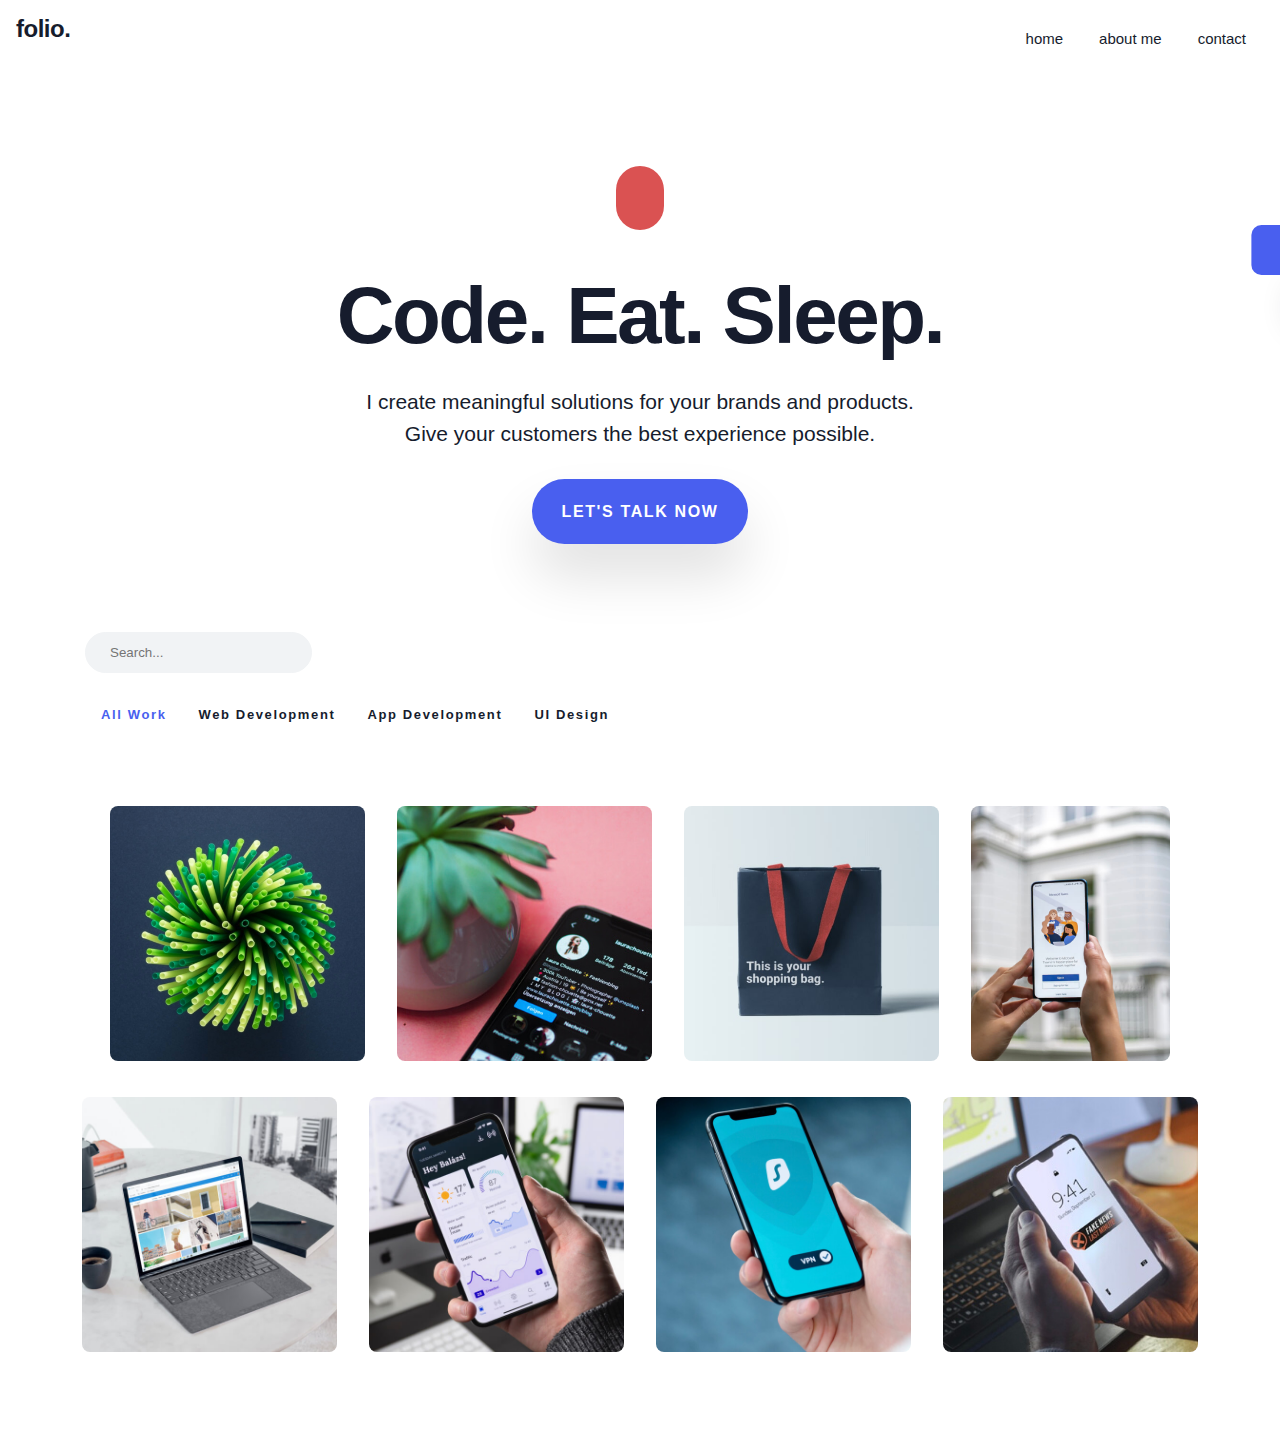
<file: index.html>
<!-- 10/15/2023 -->
<!DOCTYPE html>
<html lang="en">
  <head>
    <meta charset="UTF-8" />
    <meta name="viewport" content="width=device-width, initial-scale=1.0" />
    <link
      rel="stylesheet"
      href="https://cdnjs.cloudflare.com/ajax/libs/font-awesome/6.4.2/css/all.min.css"
      integrity="sha512-z3gLpd7yknf1YoNbCzqRKc4qyor8gaKU1qmn+CShxbuBusANI9QpRohGBreCFkKxLhei6S9CQXFEbbKuqLg0DA=="
      crossorigin="anonymous"
      referrerpolicy="no-referrer"
    />
    <link rel="stylesheet" href="./css/theme.css" />
    <link rel="stylesheet" href="./css/base.css" />
    <link rel="stylesheet" href="./css/styles.css" />
    <link rel="stylesheet" href="./css/pages.css" />
    <title>folio</title>
  </head>
  <body>
    <div class="theme-panel">
      <div class="theme-body">
        <span>Change Theme</span>
        <div class="btn-group">
          <button data-toggle="light" class="switcher-btn active">Light</button>
          <button data-toggle="dark" class="switcher-btn">Dark</button>
        </div>
        <button class="theme-tab">
          <i class="fas fa-chevron-left"></i>
        </button>
      </div>
    </div>

    <!-- site wrapper -->
    <main class="site-wrapper">
      <header class="site-header">
        <nav class="navbar">
          <div class="brand-logo">
            <a href="/"><h2>folio.</h2></a>
          </div>
          <div class="navbar-nav">
            <ul class="ul-defaults-none main-menu">
              <li class="nav-item">Home</li>
              <li class="nav-item" data-open="about">About Me</li>
              <li class="nav-item" data-open="contact">Contact</li>
            </ul>
          </div>
        </nav>
      </header>

      <!-- Hero Section HTML-->
      <section class="hero-bg">
        <div class="container">
          <div class="hero-content">
            <div class="code-icon">
              <i class="fas fa-code"></i>
            </div>
            <h2 class="header-lg">Code. Eat. Sleep.</h2>
            <div class="sub-header">
              I create meaningful solutions for your brands and products.
              <br />
              Give your customers the best experience possible.
            </div>
            <div class="btn btn-primary round-pill">
              <a href="#" data-open="contact">Let's talk now</a>
            </div>
          </div>
        </div>
      </section>

      <section class="porfolio-section">
        <div class="container search-container">
          <label for="search">
            <input
              autocomplete="off"
              id="search"
              type="text"
              class="search-input"
              placeholder="Search..."
            />
            <i class="fas fa-search"></i>
          </label>
          <ul class="portfolio-filter-nav ul-defaults-none">
            <li data-filter="all" class="filter-link active">All Work</li>
            <li data-filter="web" class="filter-link">Web Development</li>
            <li data-filter="app" class="filter-link">App Development</li>
            <li data-filter="ui" class="filter-link">UI Design</li>
          </ul>
        </div>

        <div class="portfolio-grid">
          <!-- replacing with javascript, but keeping former html in notes.txt -->
          <!-- border radius will go on this class outtermost container -->
          <div class="portfolio-card" data-item="web" data-open="web-1">
            <!--content for the body  -->
            <div class="card-body">
              <img
                src="./assets/images/week 8 image assets/portfolio-1.jpg"
                alt="portfolio icon"
              />
              <div class="card-popup-box">
                <div>Web Development</div>
                <h3>Food Website</h3>
              </div>
            </div>
          </div>
          <!-- border radius will go on this class outtermost container -->
          <div class="portfolio-card" data-item="web" data-open="web-2">
            <!--content for the body  -->
            <div class="card-body">
              <img
                src="./assets/images/week 8 image assets/portfolio-2.jpg"
                alt="portfolio icon"
              />
              <div class="card-popup-box">
                <div>Web Development</div>
                <h3>Skate Website</h3>
              </div>
            </div>
          </div>
          <!-- border radius will go on this class outtermost container -->
          <div class="portfolio-card" data-item="web" data-open="web-3">
            <!--content for the body  -->
            <div class="card-body">
              <img
                src="./assets/images/week 8 image assets/portfolio-3.jpg"
                alt="portfolio icon"
              />
              <div class="card-popup-box">
                <div>Web Development</div>
                <h3>Eating Website</h3>
              </div>
            </div>
          </div>
          <!-- border radius will go on this class outtermost container -->
          <div class="portfolio-card" data-item="ui" data-open="ui-1">
            <!--content for the body  -->
            <div class="card-body">
              <img
                src="./assets/images/week 8 image assets/portfolio-4.jpg"
                alt="portfolio icon"
              />
              <div class="card-popup-box">
                <div>UI Design</div>
                <h3>Cool Design</h3>
              </div>
            </div>
          </div>
          <!-- border radius will go on this class outtermost container -->
          <div class="portfolio-card" data-item="app" data-open="app-1">
            <!--content for the body  -->
            <div class="card-body">
              <img
                src="./assets/images/week 8 image assets/portfolio-5.jpg"
                alt="portfolio icon"
              />
              <div class="card-popup-box">
                <div>App Development</div>
                <h3>Game App</h3>
              </div>
            </div>
          </div>
          <div class="portfolio-card" data-item="app" data-open="app-2">
            <!--content for the body  -->
            <div class="card-body">
              <img
                src="./assets/images/week 8 image assets/portfolio-6.jpg"
                alt="portfolio icon"
              />
              <div class="card-popup-box">
                <div>App Development</div>
                <h3>Gambling App</h3>
              </div>
            </div>
          </div>
          <div class="portfolio-card" data-item="app" data-open="app-3">
            <!--content for the body  -->
            <div class="card-body">
              <img
                src="./assets/images/week 8 image assets/portfolio-7.jpg"
                alt="portfolio icon"
              />
              <div class="card-popup-box">
                <div>App Development</div>
                <h3>Money App</h3>
              </div>
            </div>
          </div>
          <div class="portfolio-card" data-item="ui" data-open="ui-2">
            <!--content for the body  -->
            <div class="card-body">
              <img
                src="./assets/images/week 8 image assets/portfolio-8.jpg"
                alt="portfolio icon"
              />
              <div class="card-popup-box">
                <div>UI Design</div>
                <h3>Fantastic Design</h3>
              </div>
            </div>
          </div>
        </div>
      </section>

      <!-- Modals -->
      <!-- wrapper for a our full screen modal -->
      <!-- About Page Modal -->
      <div
        id="about"
        class="full-site-modal page-block"
        data-animation="zoomInOut"
      >
        <div class="container-fluid">
          <header class="modal-header">
            <h3>ABOUT PAGE</h3>
            <i class="fas fa-times" data-close></i>
          </header>
          <div class="modal-body">
            <div class="img-wrapper">
              <img
                src="./assets/images/week 8 image assets/toya.jpeg"
                alt="picture of LaToya Simon"
              />
            </div>
            <h2>LaToya Simon</h2>
            <p>text 1</p>
            <p>text 2</p>
            <div>
              <div>Email Me:</div>
              <a href="mailto:1stforgottentoy@gmail.com"
                >1stforgottentoy@gmail.com</a
              >
            </div>
          </div>
        </div>
      </div>

      <!-- Contact Page Modal -->
      <div
        id="contact"
        class="full-site-modal page-block"
        data-animation="zoomInOut"
      >
        <div class="container-fluid">
          <header class="modal-header">
            <h3>Contact PAGE</h3>
            <i class="fas fa-times" data-close></i>
          </header>
          <div class="modal-body">
            <div class="img-wrapper">
              <img
                src="./assets/images/week 8 image assets/toya.jpeg"
                alt="picture of LaToya Simon"
              />
            </div>
            <h2>LaToya Simon</h2>
            <p>text 1</p>
            <p>text 2</p>
            <div>
              <div>Email Me:</div>
              <a href="mailto:1stforgottentoy@gmail.com"
                >1stforgottentoy@gmail.com</a
              >
            </div>
          </div>
        </div>
      </div>

      <!-- putting html for popup modals in notes while working on Exercise Exercise: Creating dynamic Modals from data-->
      <!-- Popup Modals -->
      <!-- master wrapper for the modal 1-->
      <div id="web-1" class="modal" data-animation="slideInOutTop">
        <!-- <div class="modal-dialog">
          <header class="modal-header">
            <h3>Web Project 1</h3>
            <i class="fas fa-times" data-close></i>
          </header>
          <div class="modal-body">
            <div class="img-wrapper">
              <img
                src="./assets/images/week 8 image assets/portfolio-1.jpg"
                alt="portfolio image"
              />
            </div>
            <div class="text-wrapper">
              <p><strong>My first awesome website</strong></p>
              <p>
                Lorem ipsum dolor sit amet consectetur adipisicing elit. Maxime
                fugiat iusto optio, eaque rerum!
              </p>
              <p>
                Provident similique accusantium nemo autem. Veritatis obcaecati
                aliquam nihil, eveniet aliquid culpa officia aut!
              </p>
            </div>
          </div>
        </div> -->
      </div>
    </main>

    <script src="javaScript/main.js"></script>
  </body>
</html>
</file>
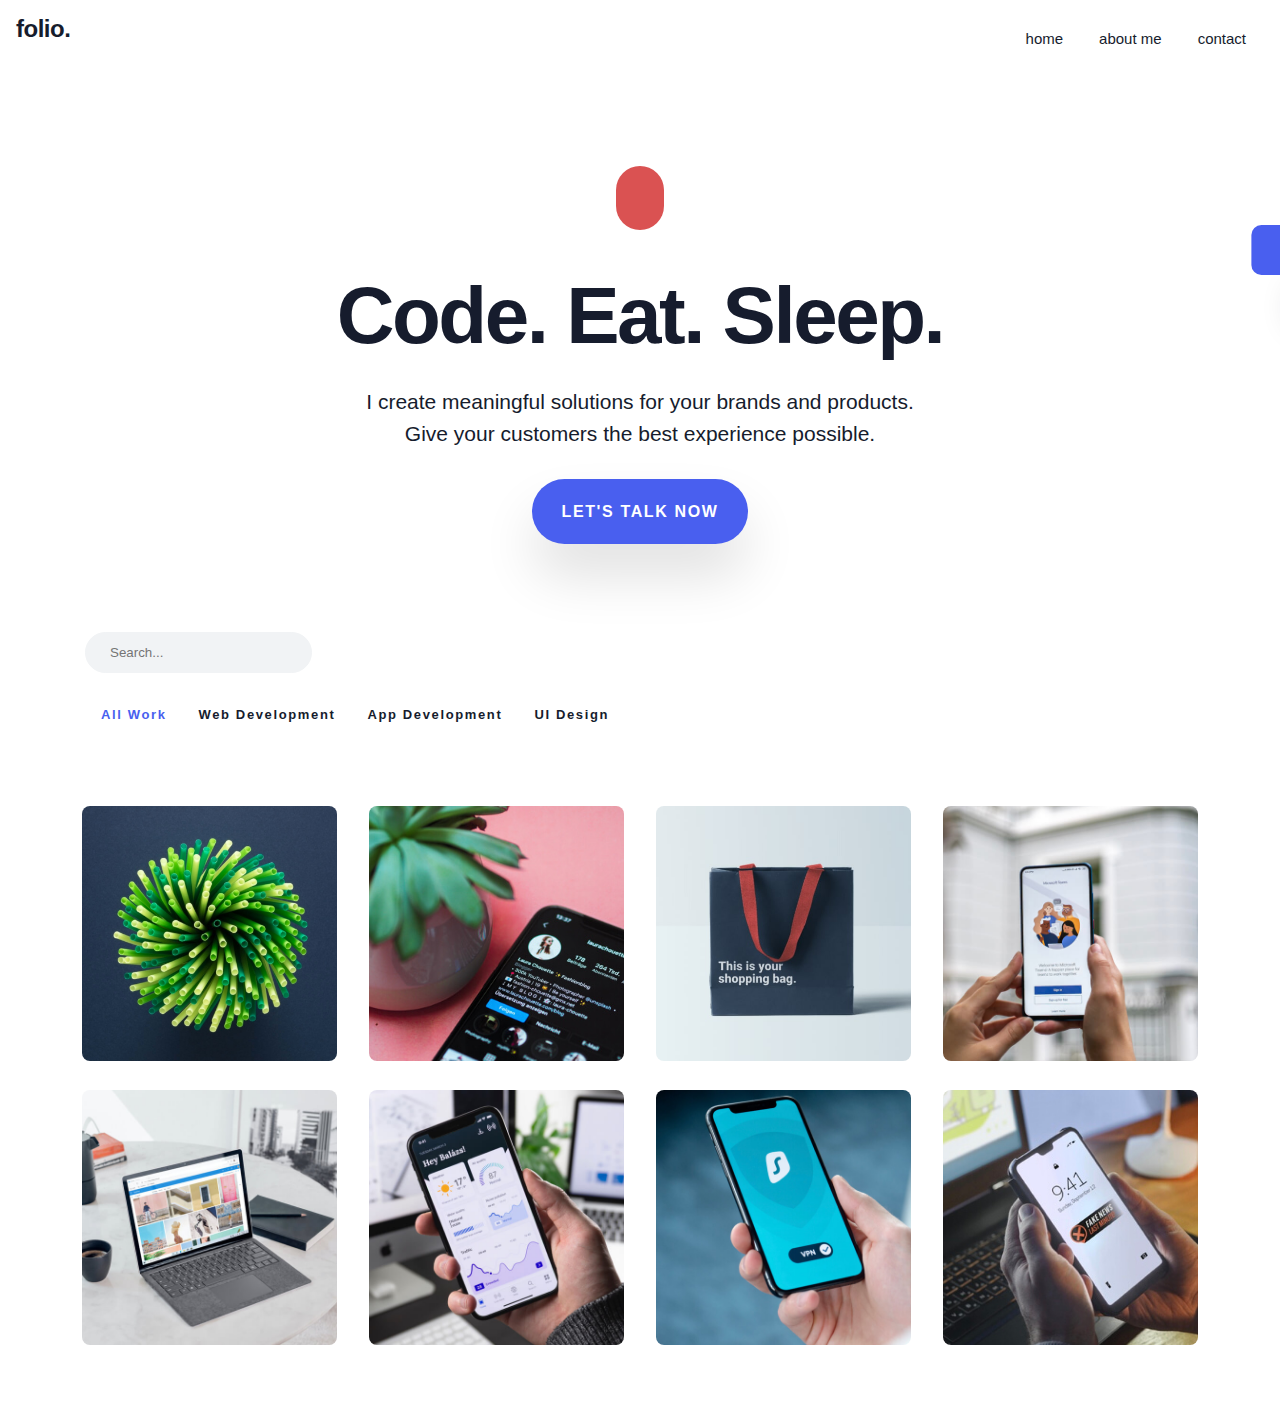
<file: index2.html>
<!-- 10/15/2023 -->
<!-- 10/25/2023, this copy will be used for the javascript exercises that use js data to  make html -->
<!DOCTYPE html>
<html lang="en">
  <head>
    <meta charset="UTF-8" />
    <meta name="viewport" content="width=device-width, initial-scale=1.0" />
    <script src="javaScript/makemodal.js"></script>
    <link
      rel="stylesheet"
      href="https://cdnjs.cloudflare.com/ajax/libs/font-awesome/6.4.2/css/all.min.css"
      integrity="sha512-z3gLpd7yknf1YoNbCzqRKc4qyor8gaKU1qmn+CShxbuBusANI9QpRohGBreCFkKxLhei6S9CQXFEbbKuqLg0DA=="
      crossorigin="anonymous"
      referrerpolicy="no-referrer"
    />
    <link rel="stylesheet" href="./css/theme.css" />
    <link rel="stylesheet" href="./css/base.css" />
    <link rel="stylesheet" href="./css/styles2.css" />
    <link rel="stylesheet" href="./css/pages.css" />
    <title>folio</title>
  </head>
  <body>
    <div class="theme-panel">
      <div class="theme-body">
        <span>Change Theme</span>
        <div class="btn-group">
          <button data-toggle="light" class="switcher-btn active">Light</button>
          <button data-toggle="dark" class="switcher-btn">Dark</button>
        </div>
        <button class="theme-tab">
          <i class="fas fa-chevron-left"></i>
        </button>
      </div>
    </div>

    <!-- site wrapper -->
    <main class="site-wrapper">
      <header class="site-header">
        <nav class="navbar">
          <div class="brand-logo">
            <a href="/"><h2>folio.</h2></a>
          </div>
          <div class="navbar-nav">
            <ul class="ul-defaults-none main-menu">
              <li class="nav-item">Home</li>
              <li class="nav-item" data-open="about">About Me</li>
              <li class="nav-item" data-open="contact">Contact</li>
            </ul>
          </div>
        </nav>
      </header>

      <!-- Hero Section HTML-->
      <section class="hero-bg">
        <div class="container">
          <div class="hero-content">
            <div class="code-icon">
              <i class="fas fa-code"></i>
            </div>
            <h2 class="header-lg">Code. Eat. Sleep.</h2>
            <div class="sub-header">
              I create meaningful solutions for your brands and products.
              <br />
              Give your customers the best experience possible.
            </div>
            <div class="btn btn-primary round-pill">
              <a href="#" data-open="contact">Let's talk now</a>
            </div>
          </div>
        </div>
      </section>

      <section class="porfolio-section">
        <div class="container search-container">
          <label for="search">
            <input
              autocomplete="off"
              id="search"
              type="text"
              class="search-input"
              placeholder="Search..."
            />
            <i class="fas fa-search"></i>
          </label>
          <ul class="portfolio-filter-nav ul-defaults-none">
            <li data-filter="all" class="filter-link active">All Work</li>
            <li data-filter="web" class="filter-link">Web Development</li>
            <li data-filter="app" class="filter-link">App Development</li>
            <li data-filter="ui" class="filter-link">UI Design</li>
          </ul>
        </div>

        <div class="portfolio-grid">
          <!-- replacing with javascript, but keeping former html in notes.txt -->
        </div>
      </section>

      <!-- Modals -->
      <!-- wrapper for a our full screen modal -->
      <!-- About Page Modal -->
      <div
        id="about"
        class="full-site-modal page-block"
        data-animation="zoomInOut"
      >
        <div class="container-fluid">
          <header class="modal-header">
            <h3>ABOUT PAGE</h3>
            <i class="fas fa-times" data-close></i>
          </header>
          <div class="modal-body">
            <div class="img-wrapper">
              <img
                src="./assets/images/week 8 image assets/toya.jpeg"
                alt="picture of LaToya Simon"
              />
            </div>
            <h2>LaToya Simon</h2>
            <p>text 1</p>
            <p>text 2</p>
            <div>
              <div>Email Me:</div>
              <a href="mailto:1stforgottentoy@gmail.com"
                >1stforgottentoy@gmail.com</a
              >
            </div>
          </div>
        </div>
      </div>

      <!-- Contact Page Modal -->
      <div
        id="contact"
        class="full-site-modal page-block"
        data-animation="zoomInOut"
      >
        <div class="container-fluid">
          <header class="modal-header">
            <h3>Contact PAGE</h3>
            <i class="fas fa-times" data-close></i>
          </header>
          <div class="modal-body">
            <div class="img-wrapper">
              <img
                src="./assets/images/week 8 image assets/toya.jpeg"
                alt="picture of LaToya Simon"
              />
            </div>
            <h2>LaToya Simon</h2>
            <p>text 1</p>
            <p>text 2</p>
            <div>
              <div>Email Me:</div>
              <a href="mailto:1stforgottentoy@gmail.com"
                >1stforgottentoy@gmail.com</a
              >
            </div>
          </div>
        </div>
      </div>

      <!-- putting html for popup modals in notes while working on Exercise Exercise: Creating dynamic Modals from data-->
      <!-- Popup Modals -->
      <!-- master wrapper for the modal 1-->
      <div id="modal-container" class="modal" data-animation="slideInOutTop">
        <!-- Modal content goes here -->
      </div>
    </main>

    <script src="javaScript/main2.js"></script>
  </body>
</html>
</file>
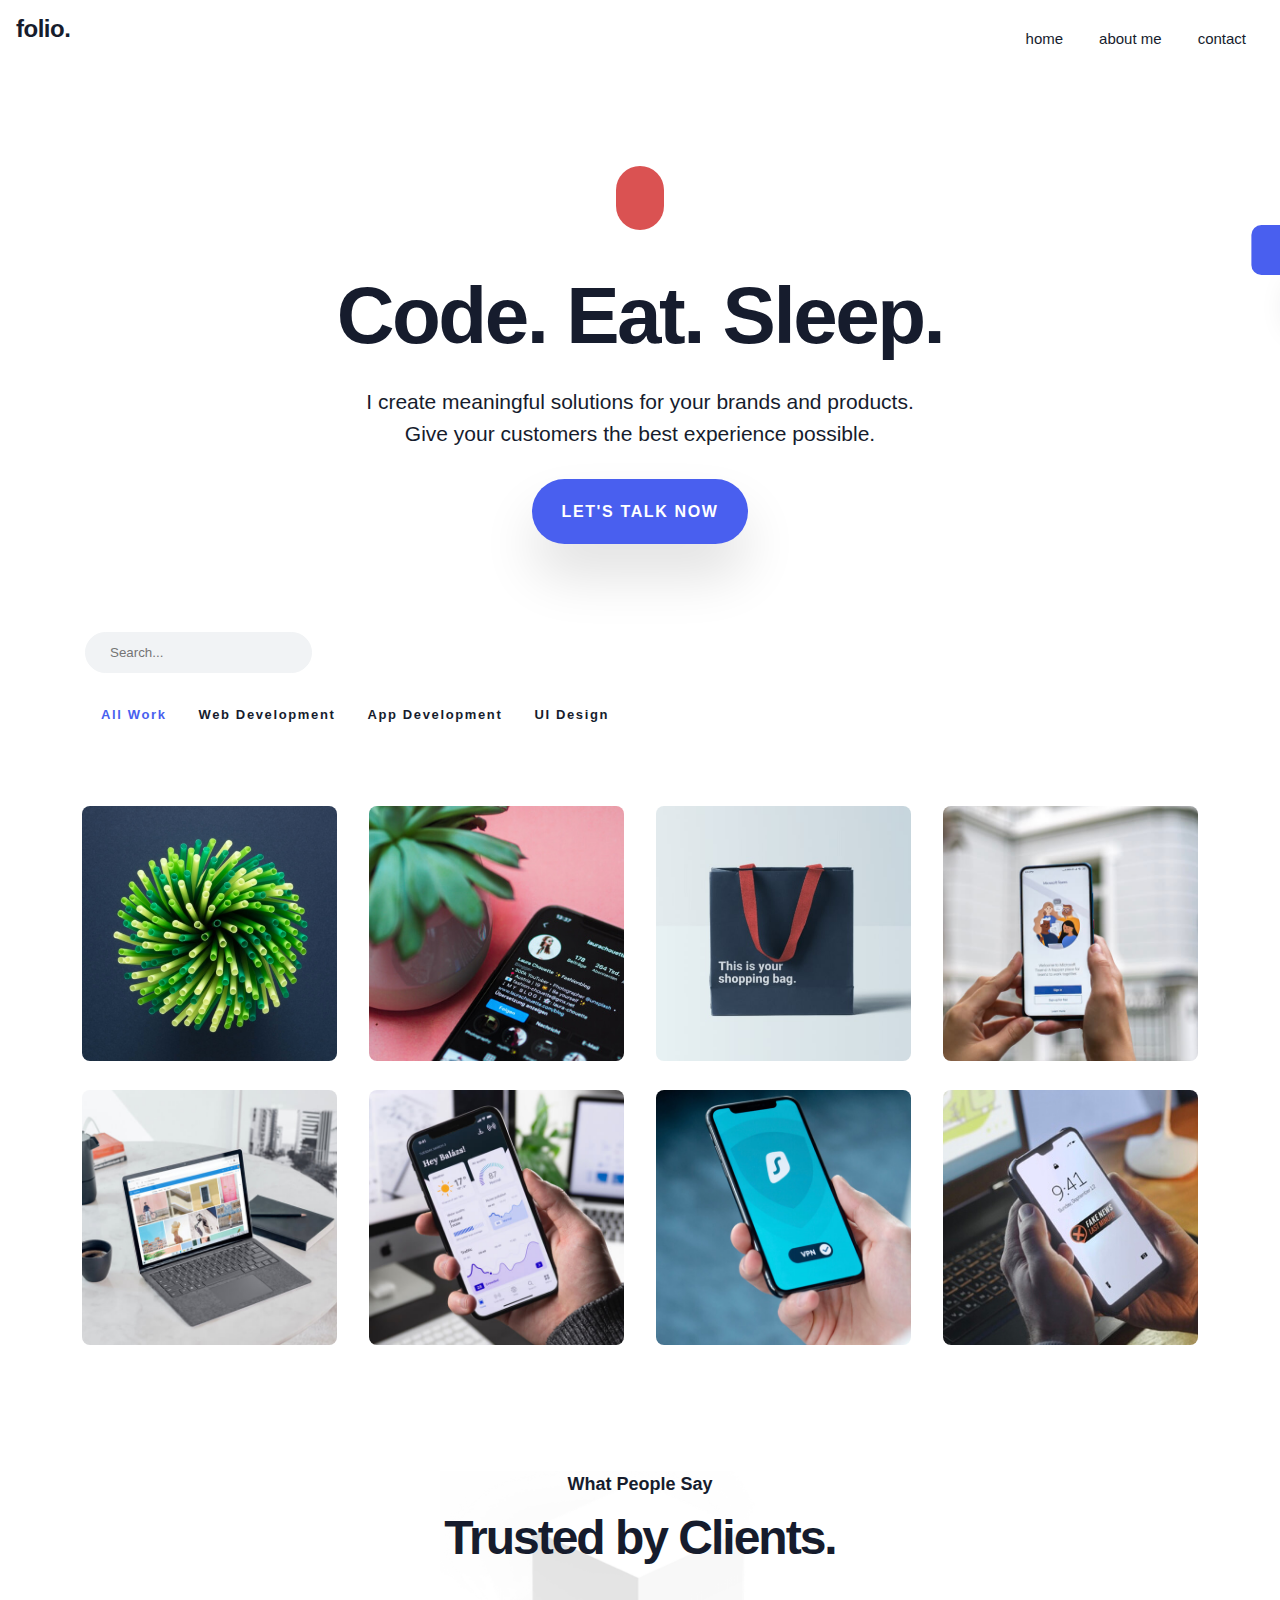
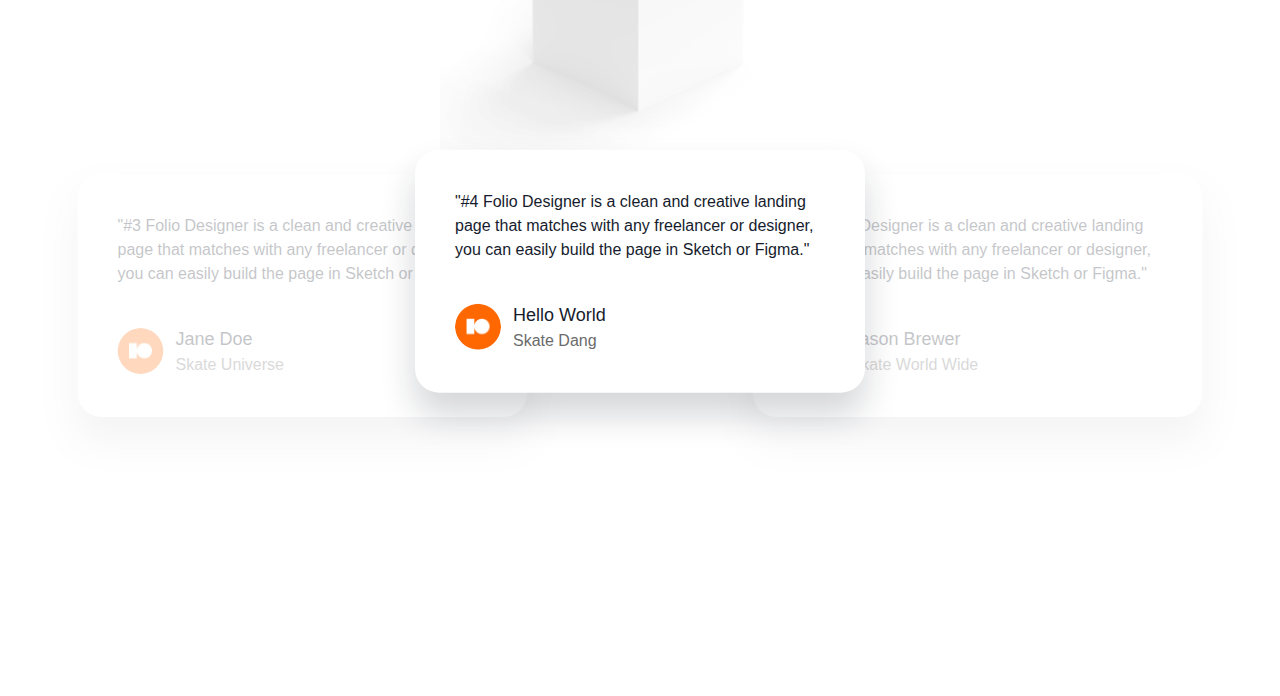
<file: index3.html>
<!-- i think i found the mistake from the previous commit -->
<!-- html code not using the javascript functions, meaning it will follow along with the class lesson videos, and the other will be used for class exercises -->
<!-- 10/15/2023 -->
<!DOCTYPE html>
<html lang="en">
  <head>
    <meta charset="UTF-8" />
    <meta name="viewport" content="width=device-width, initial-scale=1.0" />
    <link
      rel="stylesheet"
      href="https://cdnjs.cloudflare.com/ajax/libs/font-awesome/6.4.2/css/all.min.css"
      integrity="sha512-z3gLpd7yknf1YoNbCzqRKc4qyor8gaKU1qmn+CShxbuBusANI9QpRohGBreCFkKxLhei6S9CQXFEbbKuqLg0DA=="
      crossorigin="anonymous"
      referrerpolicy="no-referrer"
    />
    <link rel="stylesheet" href="./css/theme.css" />
    <link rel="stylesheet" href="./css/base.css" />
    <link rel="stylesheet" href="./css/styles3.css" />
    <link rel="stylesheet" href="./css/pages.css" />
    <title>folio</title>
  </head>
  <body>
    <div class="theme-panel">
      <div class="theme-body">
        <span>Change Theme</span>
        <div class="btn-group">
          <button data-toggle="light" class="switcher-btn active">Light</button>
          <button data-toggle="dark" class="switcher-btn">Dark</button>
        </div>
        <button class="theme-tab">
          <i class="fas fa-chevron-left"></i>
        </button>
      </div>
    </div>
    <!-- site wrapper -->
    <main class="site-wrapper">
      <header class="site-header">
        <nav class="navbar">
          <div class="brand-logo">
            <a href="/"><h2>folio.</h2></a>
          </div>
          <div class="navbar-nav">
            <ul class="ul-defaults-none main-menu">
              <li class="nav-item">Home</li>
              <li class="nav-item" data-open="about">About Me</li>
              <li class="nav-item" data-open="contact">Contact</li>
            </ul>
          </div>
        </nav>
      </header>
      <!-- Hero Section HTML-->
      <section class="hero-bg">
        <div class="container">
          <div class="hero-content">
            <div class="code-icon">
              <i class="fas fa-code"></i>
            </div>
            <h2 class="header-lg">Code. Eat. Sleep.</h2>
            <div class="sub-header">
              I create meaningful solutions for your brands and products.
              <br />
              Give your customers the best experience possible.
            </div>
            <div class="btn btn-primary round-pill">
              <a href="#" data-open="contact">Let's talk now</a>
            </div>
          </div>
        </div>
      </section>
      <section class="porfolio-section">
        <div class="container search-container">
          <label for="search">
            <input
              autocomplete="off"
              id="search"
              type="text"
              class="search-input"
              placeholder="Search..."
            />
            <i class="fas fa-search"></i>
          </label>
          <ul class="portfolio-filter-nav ul-defaults-none">
            <li data-filter="all" class="filter-link active">All Work</li>
            <li data-filter="web" class="filter-link">Web Development</li>
            <li data-filter="app" class="filter-link">App Development</li>
            <li data-filter="ui" class="filter-link">UI Design</li>
          </ul>
        </div>

        <div class="portfolio-grid">
          <!-- replacing with javascript, but keeping former html in notes.txt -->
          <!-- border radius will go on this class outtermost container -->
          <div class="portfolio-card" data-item="web" data-open="web-1">
            <!--content for the body  -->
            <div class="card-body">
              <img
                src="./assets/images/week 8 image assets/portfolio-1.jpg"
                alt="portfolio icon"
              />
              <div class="card-popup-box">
                <div>Web Development</div>
                <h3>Food Website</h3>
              </div>
            </div>
          </div>
          <!-- border radius will go on this class outtermost container -->
          <div class="portfolio-card" data-item="web" data-open="web-2">
            <!--content for the body  -->
            <div class="card-body">
              <img
                src="./assets/images/week 8 image assets/portfolio-2.jpg"
                alt="portfolio icon"
              />
              <div class="card-popup-box">
                <div>Web Development</div>
                <h3>Skate Website</h3>
              </div>
            </div>
          </div>
          <!-- border radius will go on this class outtermost container -->
          <div class="portfolio-card" data-item="web" data-open="web-3">
            <!--content for the body  -->
            <div class="card-body">
              <img
                src="./assets/images/week 8 image assets/portfolio-3.jpg"
                alt="portfolio icon"
              />
              <div class="card-popup-box">
                <div>Web Development</div>
                <h3>Eating Website</h3>
              </div>
            </div>
          </div>
          <!-- border radius will go on this class outtermost container -->
          <div class="portfolio-card" data-item="ui" data-open="ui-1">
            <!--content for the body  -->
            <div class="card-body">
              <img
                src="./assets/images/week 8 image assets/portfolio-4.jpg"
                alt="portfolio icon"
              />
              <div class="card-popup-box">
                <div>UI Design</div>
                <h3>Cool Design</h3>
              </div>
            </div>
          </div>
          <!-- border radius will go on this class outtermost container -->
          <div class="portfolio-card" data-item="app" data-open="app-1">
            <!--content for the body  -->
            <div class="card-body">
              <img
                src="./assets/images/week 8 image assets/portfolio-5.jpg"
                alt="portfolio icon"
              />
              <div class="card-popup-box">
                <div>App Development</div>
                <h3>Game App</h3>
              </div>
            </div>
          </div>
          <div class="portfolio-card" data-item="app" data-open="app-2">
            <!--content for the body  -->
            <div class="card-body">
              <img
                src="./assets/images/week 8 image assets/portfolio-6.jpg"
                alt="portfolio icon"
              />
              <div class="card-popup-box">
                <div>App Development</div>
                <h3>Gambling App</h3>
              </div>
            </div>
          </div>
          <div class="portfolio-card" data-item="app" data-open="app-3">
            <!--content for the body  -->
            <div class="card-body">
              <img
                src="./assets/images/week 8 image assets/portfolio-7.jpg"
                alt="portfolio icon"
              />
              <div class="card-popup-box">
                <div>App Development</div>
                <h3>Money App</h3>
              </div>
            </div>
          </div>
          <div class="portfolio-card" data-item="ui" data-open="ui-2">
            <!--content for the body  -->
            <div class="card-body">
              <img
                src="./assets/images/week 8 image assets/portfolio-8.jpg"
                alt="portfolio icon"
              />
              <div class="card-popup-box">
                <div>UI Design</div>
                <h3>Fantastic Design</h3>
              </div>
            </div>
          </div>
        </div>
      </section>

      <!-- Reviews -->
      <section class="reviews">
        <div class="review-title">What People Say</div>
        <h2 class="header-md">Trusted by Clients.</h2>
        <!-- adding a wrapper for the image -->
        <div class="review-preview">
          <img src="./assets/images/week 8 image assets/cube.png" alt="cube" />
        </div>

        <div class="review-carousel">
          <!-- review item 1 -->
          <div class="review-item">
            <div class="review-text">
              "#1 Folio Designer is a clean and creative landing page that
              matches with any freelancer or designer, you can easily build the
              page in Sketch or Figma."
            </div>
            <div class="review-author">
              <!-- img wrapper added -->
              <div class="avatar">
                <img
                  src="./assets/images/week 8 image assets/ava-1.jpg"
                  alt="avatar"
                />
              </div>
              <div class="details">
                <div class="name">Jason Brewer</div>
                <div class="company">Skate World Wide</div>
              </div>
            </div>
          </div>
          <!-- review item 2 -->
          <div class="review-item">
            <div class="review-text">
              "#2 Folio Designer is a clean and creative landing page that
              matches with any freelancer or designer, you can easily build the
              page in Sketch or Figma."
            </div>
            <div class="review-author">
              <!-- img wrapper added -->
              <div class="avatar">
                <img
                  src="./assets/images/week 8 image assets/ava-1.jpg"
                  alt="avatar"
                />
              </div>
              <div class="details">
                <div class="name">John Doe</div>
                <div class="company">Skate Nation</div>
              </div>
            </div>
          </div>
          <!-- review item 3 -->
          <div class="review-item">
            <div class="review-text">
              "#3 Folio Designer is a clean and creative landing page that
              matches with any freelancer or designer, you can easily build the
              page in Sketch or Figma."
            </div>
            <div class="review-author">
              <!-- img wrapper added -->
              <div class="avatar">
                <img
                  src="./assets/images/week 8 image assets/ava-1.jpg"
                  alt="avatar"
                />
              </div>
              <div class="details">
                <div class="name">Jane Doe</div>
                <div class="company">Skate Universe</div>
              </div>
            </div>
          </div>
          <!-- review item 4 -->
          <div class="review-item">
            <div class="review-text">
              "#4 Folio Designer is a clean and creative landing page that
              matches with any freelancer or designer, you can easily build the
              page in Sketch or Figma."
            </div>
            <div class="review-author">
              <!-- img wrapper added -->
              <div class="avatar">
                <img
                  src="./assets/images/week 8 image assets/ava-1.jpg"
                  alt="avatar"
                />
              </div>
              <div class="details">
                <div class="name">Hello World</div>
                <div class="company">Skate Dang</div>
              </div>
            </div>
          </div>
        </div>

        <!-- button container -->
        <div class="slide-ctrl-container">
          <button>
            <i class="fas fa-arrow-left"></i>
          </button>
          <button>
            <i class="fas fa-arrow-right"></i>
          </button>
        </div>
      </section>

      <!-- Modals -->
      <!-- wrapper for a our full screen modal -->
      <!-- About Page Modal -->
      <div
        id="about"
        class="full-site-modal page-block"
        data-animation="zoomInOut"
      >
        <div class="container-fluid">
          <header class="modal-header">
            <h3>ABOUT PAGE</h3>
            <i class="fas fa-times" data-close></i>
          </header>
          <div class="modal-body">
            <div class="img-wrapper">
              <img
                src="./assets/images/week 8 image assets/toya.jpeg"
                alt="picture of LaToya Simon"
              />
            </div>
            <div class="about-text">
              <h2 class="header-md">LaToya Simon</h2>
              <p>
                Full Stack Developer based in Nevada, USA. Nobody can see how
                elegant my code is...so I snapshot it, frame it, and hang it on
                my wall.
              </p>
              <p>
                I write code like I diet - lean. jk. It's more like Taco Bell
                Beefy 5 Layer Burritos...which is still leaner than some other
                foods.
              </p>
              <div class="contact-me-block">
                <div>Email Me:</div>
                <a href="mailto:1stforgottentoy@gmail.com"
                  >1stforgottentoy@gmail.com</a
                >
              </div>
            </div>
          </div>
          <div class="marquee">
            <ul class="marquee-content">
              <li><i class="fab fa-github"></i></li>
              <li><i class="fab fa-codepen"></i></li>
              <li><i class="fab fa-dev"></i></li>
              <li><i class="fab fa-react"></i></li>
              <li><i class="fab fa-vuejs"></i></li>
              <li><i class="fab fa-angular"></i></li>
              <li><i class="fab fa-node"></i></li>
              <li><i class="fab fa-aws"></i></li>
              <li><i class="fab fa-docker"></i></li>
              <li><i class="fab fa-android"></i></li>
            </ul>
          </div>
        </div>
      </div>
      <!-- Contact Page Modal -->
      <div
        id="contact"
        class="full-site-modal page-block"
        data-animation="zoomInOut"
      >
        <div class="container-fluid">
          <header class="modal-header">
            <h3>Contact PAGE</h3>
            <i class="fas fa-times" data-close></i>
          </header>
          <div class="modal-body">
            <div class="contact-text">
              <h2 class="header-md">LaToya Simon</h2>
              <div>Have a project or question? Send me a message</div>
              <div>I will reply within 48 hours</div>
            </div>
            <form class="folio-form" action="">
              <input
                class="form-control"
                name="name"
                type="text"
                placeholder="Name"
              />
              <input
                class="form-control"
                name="email"
                type="email"
                placeholder="Email"
              />
              <input
                class="form-control"
                name="subject"
                type="text"
                placeholder="Subject"
              />
              <textarea
                class="form-control"
                name="message"
                cols="30"
                rows="3"
                placeholder="Write your message..."
              ></textarea>
              <input
                type="submit"
                value="Send"
                class="btn btn-primary round-pill"
              />
            </form>
          </div>
        </div>
      </div>

      <!-- putting html for popup modals in notes while working on Exercise Exercise: Creating dynamic Modals from data-->
      <!-- Popup Modals -->
      <!-- master wrapper for the modal 1-->
      <div id="web-1" class="modal" data-animation="slideInOutTop">
        <div class="modal-dialog">
          <header class="modal-header">
            <h3>Web Project 1</h3>
            <i class="fas fa-times" data-close></i>
          </header>
          <div class="modal-body">
            <div class="img-wrapper">
              <img
                src="./assets/images/week 8 image assets/portfolio-1.jpg"
                alt="portfolio image"
              />
            </div>
            <div class="text-wrapper">
              <p><strong>My first awesome website</strong></p>
              <p>
                Lorem ipsum dolor sit amet consectetur adipisicing elit. Maxime
                fugiat iusto optio, eaque rerum!
              </p>
              <p>
                Provident similique accusantium nemo autem. Veritatis obcaecati
                aliquam nihil, eveniet aliquid culpa officia aut!
              </p>
            </div>
          </div>
        </div>
      </div>
      <!-- master wrapper for the modal 2-->
      <div id="web-2" class="modal" data-animation="slideInOutTop">
        <div class="modal-dialog">
          <header class="modal-header">
            <h3>Web Project 2</h3>
            <i class="fas fa-times" data-close></i>
          </header>
          <div class="modal-body">
            <div class="img-wrapper">
              <img
                src="./assets/images/week 8 image assets/portfolio-2.jpg"
                alt="portfolio image"
              />
            </div>
            <div class="text-wrapper">
              <p><strong>My first awesome website</strong></p>
              <p>
                Lorem ipsum dolor sit amet consectetur adipisicing elit. Maxime
                fugiat iusto optio, eaque rerum!
              </p>
              <p>
                Provident similique accusantium nemo autem. Veritatis obcaecati
                aliquam nihil, eveniet aliquid culpa officia aut!
              </p>
            </div>
          </div>
        </div>
      </div>
      <!-- master wrapper for the modal 3-->
      <div id="web-3" class="modal" data-animation="slideInOutTop">
        <div class="modal-dialog">
          <header class="modal-header">
            <h3>Web Project 3</h3>
            <i class="fas fa-times" data-close></i>
          </header>
          <div class="modal-body">
            <div class="img-wrapper">
              <img
                src="./assets/images/week 8 image assets/portfolio-3.jpg"
                alt="portfolio image"
              />
            </div>
            <div class="text-wrapper">
              <p><strong>My first awesome website</strong></p>
              <p>
                Lorem ipsum dolor sit amet consectetur adipisicing elit. Maxime
                fugiat iusto optio, eaque rerum!
              </p>
              <p>
                Provident similique accusantium nemo autem. Veritatis obcaecati
                aliquam nihil, eveniet aliquid culpa officia aut!
              </p>
            </div>
          </div>
        </div>
      </div>
      <!-- master wrapper for the modal 4-->
      <div id="app-1" class="modal" data-animation="slideInOutTop">
        <div class="modal-dialog">
          <header class="modal-header">
            <h3>App Project 1</h3>
            <i class="fas fa-times" data-close></i>
          </header>
          <div class="modal-body">
            <div class="img-wrapper">
              <img
                src="./assets/images/week 8 image assets/portfolio-5.jpg"
                alt="portfolio image"
              />
            </div>
            <div class="text-wrapper">
              <p><strong>My first awesome website</strong></p>
              <p>
                Lorem ipsum dolor sit amet consectetur adipisicing elit. Maxime
                fugiat iusto optio, eaque rerum!
              </p>
              <p>
                Provident similique accusantium nemo autem. Veritatis obcaecati
                aliquam nihil, eveniet aliquid culpa officia aut!
              </p>
            </div>
          </div>
        </div>
      </div>
      <!-- master wrapper for the modal 5-->
      <div id="app-2" class="modal" data-animation="slideInOutTop">
        <div class="modal-dialog">
          <header class="modal-header">
            <h3>App Project 2</h3>
            <i class="fas fa-times" data-close></i>
          </header>
          <div class="modal-body">
            <div class="img-wrapper">
              <img
                src="./assets/images/week 8 image assets/portfolio-6.jpg"
                alt="portfolio image"
              />
            </div>
            <div class="text-wrapper">
              <p><strong>My first awesome website</strong></p>
              <p>
                Lorem ipsum dolor sit amet consectetur adipisicing elit. Maxime
                fugiat iusto optio, eaque rerum!
              </p>
              <p>
                Provident similique accusantium nemo autem. Veritatis obcaecati
                aliquam nihil, eveniet aliquid culpa officia aut!
              </p>
            </div>
          </div>
        </div>
      </div>
      <!-- master wrapper for the modal 6-->
      <div id="app-3" class="modal" data-animation="slideInOutTop">
        <div class="modal-dialog">
          <header class="modal-header">
            <h3>App Project 3</h3>
            <i class="fas fa-times" data-close></i>
          </header>
          <div class="modal-body">
            <div class="img-wrapper">
              <img
                src="./assets/images/week 8 image assets/portfolio-7.jpg"
                alt="portfolio image"
              />
            </div>
            <div class="text-wrapper">
              <p><strong>My first awesome website</strong></p>
              <p>
                Lorem ipsum dolor sit amet consectetur adipisicing elit. Maxime
                fugiat iusto optio, eaque rerum!
              </p>
              <p>
                Provident similique accusantium nemo autem. Veritatis obcaecati
                aliquam nihil, eveniet aliquid culpa officia aut!
              </p>
            </div>
          </div>
        </div>
      </div>
      <!-- master wrapper for the modal 7-->
      <div id="ui-1" class="modal" data-animation="slideInOutTop">
        <div class="modal-dialog">
          <header class="modal-header">
            <h3>UI Project 1</h3>
            <i class="fas fa-times" data-close></i>
          </header>
          <div class="modal-body">
            <div class="img-wrapper">
              <img
                src="./assets/images/week 8 image assets/portfolio-4.jpg"
                alt="portfolio image"
              />
            </div>
            <div class="text-wrapper">
              <p><strong>My first awesome website</strong></p>
              <p>
                Lorem ipsum dolor sit amet consectetur adipisicing elit. Maxime
                fugiat iusto optio, eaque rerum!
              </p>
              <p>
                Provident similique accusantium nemo autem. Veritatis obcaecati
                aliquam nihil, eveniet aliquid culpa officia aut!
              </p>
            </div>
          </div>
        </div>
      </div>
      <!-- master wrapper for the modal 8-->
      <div id="ui-2" class="modal" data-animation="slideInOutTop">
        <div class="modal-dialog">
          <header class="modal-header">
            <h3>UI Project 2</h3>
            <i class="fas fa-times" data-close></i>
          </header>
          <div class="modal-body">
            <div class="img-wrapper">
              <img
                src="./assets/images/week 8 image assets/portfolio-8.jpg"
                alt="portfolio image"
              />
            </div>
            <div class="text-wrapper">
              <p><strong>My first awesome website</strong></p>
              <p>
                Lorem ipsum dolor sit amet consectetur adipisicing elit. Maxime
                fugiat iusto optio, eaque rerum!
              </p>
              <p>
                Provident similique accusantium nemo autem. Veritatis obcaecati
                aliquam nihil, eveniet aliquid culpa officia aut!
              </p>
            </div>
          </div>
        </div>
      </div>
    </main>

    <script src="javaScript/main3.js"></script>
    <script src="javaScript/carousel.js"></script>
  </body>
</html>
</file>
<file: css/theme.css>
/* 10/15/2023 */
/* Setting up base styles */
/* css variables */
/* base theme colors */
:root {
  --bg: #fff;
  --bg-panel: #fff;
  --color-headings: #161c2d;
  --color-text-opacity: rgba(22, 28, 45, 0.7);
  --color-text: #161c2d;
  --color-text-base: #161c2d;
  --border: #383f53;
}

[data-theme="light"] .hero-bg {
  background-image: url("../assets/images/week 8 image assets/hero-pattern.webp");
  background-position: center;
  background-repeat: no-repeat;
  background-size: cover;
}

[data-theme="dark"] {
  --bg: #171a23;
  --bg-panel: #f1f1f1;
  --color-headings: #fff;
  --color-text-opacity: rgba(255, 255, 255, 0.7);
  --color-text: #fff;
  --color-text-base: #161c2d;
  --border: #ced4da;
}
</file>
<file: css/base.css>
/* overriding browser defaults */
/* Setting up base styles */

/* creating for marquee */
:root {
  --marquee-width: 80vw;
  --marquee-height: 15vh;
  --marquee-elms-displayed: 5;
  /* math that will scale depending on size of view port and number of items displayed */
  --marquee-elm-width: calc(
    var(--marquee-width) / var(--marquee-elms-displayed)
  );
  /* duration of animation */
  --marquee-duration-animation: calc(var(--marquee-elms) * 3s);
  /* --marquee-elms: 10; */
}

/* native selectors */
section,
footer,
header,
main,
nav {
  display: block;
}

*,
*::before,
*::after {
  /* it takes all of our content wrapped in a div, and include its margin and padding in total size */
  box-sizing: border-box;
}

body {
  margin: 0;
  font-family: "Inter", sans-serif;
  /* user can set their own browser font size, this will be the base size of users browser */
  font-size: 1rem;
  font-weight: 400;
  line-height: 1.5;
  color: var(--color-text);
  background-color: var(--bg);
  text-align: left;
}

a {
  color: #495fef;
  /* do you want hyperlinks to have an underline??? */
  text-decoration: none;
  background-color: transparent;
}

h1,
h2,
h3,
h4 {
  color: var(--color-headings);
  margin-top: 0.25rem;
  margin-bottom: 0.5rem;
}

p {
  margin-top: 0;
}

button {
  outline: none;
}

/* classes */

.container,
.container-fluid {
  width: 100%;
  /* using px instead of rem so the users setting does not interfere with the layout */
  padding-left: 15px;
  padding-right: 15px;
  /* specifying only left and right instead of top and bottom here because don't want to have to override later if we don't know what the top and bottom margins are going to be going forward, 
    this is going to help center our content*/
  margin-left: auto;
  margin-right: auto;
}

.container {
  max-width: 1140px;
}

.ul-defaults-none {
  list-style: none;
  margin: 0;
  padding: 0;
}

/* this removes the button defaults so we can make our own buttons */
.btn {
  font-weight: 700;
  /* setting in px so the user font size doesn't mess up button */
  min-width: 175px;
  display: inline-flex;

  align-items: center;
  justify-content: center;
  text-transform: uppercase;
  /* spreads out text, makes it easier to read */
  letter-spacing: 1.63px;
  transition: 0.4s;
  height: 65px;
  padding-left: 30px;
  padding-right: 30px;
  box-shadow: 0 32px 54px rgba(3, 3, 3, 0.12);
}

/* when btn is not disabled, and doesn't have a class disabled, will have a cursor on hover */
.btn:not(:disabled):not(.disabled),
button:not(:disabled):not(.disabled) {
  cursor: pointer;
}

/* sometimes we use the button tag, sometimes we use the anchor tag to make buttons */
.btn-primary,
.btn-primary a {
  color: #fff;
  background-color: #495fef;
  border-color: #495fef;
}

.round-pill {
  border-radius: 50rem;
}

.header-lg {
  font-size: 5rem;
  letter-spacing: -2.5px;
  line-height: 1.05;
}

.header-md {
  font-size: 3rem;
  letter-spacing: -2px;
}

.sub-header {
  font-size: 1.3125rem;
  line-height: 1.5;
  padding-top: 1.25rem;
  padding-bottom: 1.875rem;
}
</file>
<file: css/styles.css>
/* common styles */

/* theme panel */
.theme-panel {
  position: fixed;
  right: 0;
  top: 25%;
  z-index: 100;
  transition: 0.4s;
  transform: translateX(100%);
}

.theme-body {
  background-color: #495fef;
  border: transparent;
  max-width: 185px;
  padding: 15px 13px;
  text-align: center;
  border-bottom-left-radius: 25px;
  position: relative;
}

.theme-body > span {
  color: white;
  font-size: 13px;
  font-weight: 700;
  letter-spacing: -0.09px;
  line-height: 26px;
  padding-bottom: 8px;
  display: inline-flex;
}

.theme-body .btn-group {
  box-shadow: 0 12px 34px rgba(22, 28, 45, 0.2);
  border-radius: 33px;
  background-color: white;
  overflow: hidden;
  display: flex;
  max-width: 153px;
}

.theme-body .btn-group .switcher-btn {
  background: transparent;
  border: none;
  width: 50%;
  font-size: 11px;
  font-weight: 700;
  height: 42px;
  padding-left: 15px;
  padding: 15px;
  letter-spacing: 1.4px;
  text-transform: uppercase;
}

.theme-body .btn-group .switcher-btn.active {
  background-color: #ced4e7;
}

.theme-panel.open {
  transform: translateX(0);
}

.theme-body .theme-tab {
  position: absolute;
  top: 0;
  transform: translateX(-100%);
  display: flex;
  align-items: center;
  justify-content: center;
  width: 30px;
  height: 50px;
  border: 0;
  background: #495fef;
  color: white;
  border-bottom-left-radius: 10px;
  border-top-left-radius: 10px;
  left: 1px;
}

.theme-tab i {
  font-size: 1rem;
  transition: 0.4s;
  /* so we don't accidentally give it a false trigger */
  pointer-events: none;
}

/* icon is going to switch when it has open */
.theme-panel.open .theme-tab i {
  /* flip it on x axis** trick to mirror icon */
  transform: scaleX(-1);
}

/* building the navbar */
.navbar {
  display: flex;
  flex-flow: row nowrap;
  padding: 0.5rem 1rem;
  width: 100%;
}

.navbar .navbar-nav {
  margin-left: auto;
}

/* because this is specific to the logo, its okay to be specific  */
.brand-logo a h2 {
  font-size: 1.5rem;
  letter-spacing: -0.5px;
  line-height: 1.42;
}

.hero-content {
  text-align: center;
  padding: 5.5rem 0;
}

.code-icon {
  background-color: #da5252;
  color: var(--color-text);
  padding: 1.25rem 1.5rem;
  border-radius: 50rem;
  display: inline-block;
  margin-bottom: 2.5rem;
  text-align: center;
}

.code-icon .fa-code {
  font-size: 2rem;
  display: inline-block;
  line-height: 1.5;
}

.search-container label {
  position: relative;
  display: inline-flex;
  align-items: center;
}

.search-input {
  padding: 0.75rem 1.5rem;
  background-color: #f1f3f5;
  border: 1px solid #f1f3f5;
  border-radius: 50rem;
}

.search-input:focus {
  /* to get rid of outline */
  outline: none;
  /* removed default browser focus adding our own */
  border-color: #4dabf7;
  box-shadow: inset 0 1px 1px rgba(0, 0, 0, 0.0125),
    0 0 8px rgba(34, 139, 230, 0.5);
}

.search-container .fa-search {
  position: absolute;
  right: 10px;
}

.portfolio-grid {
  max-width: 1400px;
  width: 100%;
  margin: 0 auto;
}

.portfolio-filter-nav {
  display: flex;
  flex-wrap: wrap;
  padding: 2rem 0;
}

.portfolio-filter-nav .filter-link {
  padding: 0 1rem;
  font-size: 0.8125rem;
  line-height: 1.6;
  letter-spacing: 1.63px;
  font-weight: 700;
}

.portfolio-filter-nav .filter-link:hover {
  cursor: pointer;
}

.portfolio-filter-nav .filter-link.active {
  color: #495fef;
}

.portfolio-grid {
  display: flex;
  flex-wrap: wrap;
  padding: 3rem 1rem;
  justify-content: center;
}

.portfolio-card {
  position: relative;
  margin: 0rem 1rem 1.85rem;
  max-width: 255px;
}

.card-popup-box {
  position: absolute;
  bottom: 0;
  left: 20px;
  right: 20px;
  transition: 0.4s;
  z-index: 1;
  padding: 1.25rem 1.875rem;
  /* it needs to start at 0 so the hover effect can make it visible when set to 1 */
  opacity: 0;
}

.card-popup-box:before {
  /* we want to affect just the background not the text*/
  position: absolute;
  /* cant use a pseudo class without a content class */
  content: "";
  background: var(--bg);
  /* we are hugging all the edges of what we've set in the card-popup-box */
  top: 0;
  left: 0;
  right: 0;
  bottom: 0;
  /* we want this to hide and then appear */
  z-index: -1;
  opacity: 0.9;
  border-radius: 8px;
}

.portfolio-card:hover .card-popup-box {
  /* it will move up on hover */
  bottom: 20px;
  opacity: 1;
}

.card-body img {
  width: 100%;
  height: 255px;
  object-fit: cover;
  border-radius: 8px;
}

.card-popup-box div {
  color: var(--color-text-opacity);
  font-size: 0.8125rem;
  line-height: 1.63;
  letter-spacing: 1.63px;
  padding-bottom: 0.5rem;
  font-weight: 700;
  text-transform: uppercase;
  pointer-events: none;
}

.card-popup-box h3 {
  pointer-events: none;
  color: var(--color-headings);
  font-size: 1.3125rem;
  letter-spacing: -0.5px;
  font-weight: 700;
  margin-bottom: 0;
}

.main-menu {
  display: flex;
}

.main-menu .nav-item {
  padding: 18px;
  font-size: 15px;
  line-height: 26px;
  cursor: pointer;
  text-transform: lowercase;
}

.modal {
  display: flex;
  justify-content: center;
  align-items: center;
  background: rgba(0, 0, 0, 0.8);
}

.modal,
.full-site-modal {
  /* pin everything to the edges */
  position: fixed;
  top: 0;
  bottom: 0;
  left: 0;
  right: 0;
  padding: 1rem;
  transition: all 0.35s ease-in;
  /* need to hide this modal until ready */
  visibility: hidden;
  opacity: 0;
}

.modal-dialog {
  max-width: 800px;
  max-height: 80vh;
  background: var(--bg-panel);
  color: var(--color-text-base);
  overflow: hidden;
  padding: 1.25rem 1.85rem;
  border-radius: 5px;
}

.modal-header {
  display: flex;
  padding-bottom: 1rem;
  justify-content: space-between;
}

.modal-header .fa-times {
  font-size: 1.5rem;
  transition: all 0.5s ease-in;
}

.modal-header .fa-times:hover {
  transition: scale(1.1);
  cursor: pointer;
}

.full-site-modal.is-visible,
.modal.is-visible {
  visibility: visible;
  opacity: 1;
}

.modal-body {
  display: flex;
  align-items: center;
}

.modal-body .img-wrapper {
  max-width: 200px;
  margin-right: 0.75rem;
}

.modal-body .img-wrapper img {
  width: 100%;
  border-radius: 8px;
  object-fit: cover;
  height: 200px;
}

/* when full site modal is visible, we need this to scale */
[data-animation="zoomInOut"].full-site-modal {
  transform: scale(0.2);
}

[data-animation="zoomInOut"].full-site-modal.is-visible {
  transform: none;
}
</file>
<file: css/pages.css>
.page-block {
  background: var(--bg);
}

#about .modal-body,
#contact .modal-body {
  /* margin-top: 5rem; */
  padding: 2rem;
  flex-wrap: wrap;
}

#about .img-wrapper {
  flex: 1;
  text-align: center;
  max-width: initial;
  margin-right: 0;
}

#about .img-wrapper img {
  max-width: 200px;
  border-radius: 50%;
}

.about-text {
  flex: 1;
}

.about-text p,
.about-text .contact-me-block {
  font-size: 1.2rem;
}

#contact .modal-body {
  display: block;
}

.contact-text {
  padding-bottom: 3.5rem;
}

.folio-form .form-control {
  display: block;
  border-top: 0;
  border-left: 0;
  border-right: 0;
  max-width: 500px;
  width: 100%;
  color: var(--color-text);
  padding: 0 0 5px 0;
  line-height: 26px;
  margin-bottom: 40px;
  border-bottom: 1px solid var(--border);
  outline: none;
  background: transparent;
}

/* marquee */
.marquee {
  width: var(--marquee-width);
  height: var(--marquee-height);
  overflow: hidden;
  margin: 2rem auto;
  position: relative;
}

.marquee-content {
  list-style: none;
  display: flex;
  height: 100%;
  animation: scrolling var(--marquee-duration-animation) linear infinite;
}

.marquee-content li {
  width: var(--marquee-elm-width);
  display: flex;
  justify-content: center;
  align-items: center;
  max-height: 100%;
  white-space: nowrap;
  flex-shrink: 0;
  /* our vh multiplied by 3, then divided by 4, that way when the viewport shrinks then the height of the fontsize will reduce */
  font-size: calc(var(--marquee-height) * 3 / 4);
}

.marquee:before,
.marquee:after {
  position: absolute;
  /* remember, absolute takes away the height */
  height: 100%;
  top: 0;
  /* before and after don't work without a content property, so just set to an empty screen */
  content: "";
  z-index: 1;
  width: 10rem;
}

.marquee:before {
  left: 0;
  background: linear-gradient(to right, var(--bg) 0%, transparent 100%);
}
.marquee:after {
  right: 0;
  background: linear-gradient(to left, var(--bg) 0%, transparent 100%);
}

/* creating keyframe animation scroll */
@keyframes scrolling {
  0% {
    transform: translateX(0);
  }
  100% {
    transform: translateX(
      calc(-1 * var(--marquee-elm-width) * var(--marquee-elms))
    );
  }
}
</file>
<file: css/styles2.css>
/* common styles */
/* theme panel */
.theme-panel {
  position: fixed;
  right: 0;
  top: 25%;
  z-index: 100;
  transition: 0.4s;
  transform: translateX(100%);
}
.theme-body {
  background-color: #495fef;
  border: transparent;
  max-width: 185px;
  padding: 15px 13px;
  text-align: center;
  border-bottom-left-radius: 25px;
  position: relative;
}
.theme-body > span {
  color: white;
  font-size: 13px;
  font-weight: 700;
  letter-spacing: -0.09px;
  line-height: 26px;
  padding-bottom: 8px;
  display: inline-flex;
}
.theme-body .btn-group {
  box-shadow: 0 12px 34px rgba(22, 28, 45, 0.2);
  border-radius: 33px;
  background-color: white;
  overflow: hidden;
  display: flex;
  max-width: 153px;
}
.theme-body .btn-group .switcher-btn {
  background: transparent;
  border: none;
  width: 50%;
  font-size: 11px;
  font-weight: 700;
  height: 42px;
  padding-left: 15px;
  padding: 15px;
  letter-spacing: 1.4px;
  text-transform: uppercase;
}
.theme-body .btn-group .switcher-btn.active {
  background-color: #ced4e7;
}
.theme-panel.open {
  transform: translateX(0);
}
.theme-body .theme-tab {
  position: absolute;
  top: 0;
  transform: translateX(-100%);
  display: flex;
  align-items: center;
  justify-content: center;
  width: 30px;
  height: 50px;
  border: 0;
  background: #495fef;
  color: white;
  border-bottom-left-radius: 10px;
  border-top-left-radius: 10px;
  left: 1px;
}
.theme-tab i {
  font-size: 1rem;
  transition: 0.4s;
  /* so we don't accidentally give it a false trigger */
  pointer-events: none;
}
/* icon is going to switch when it has open */
.theme-panel.open .theme-tab i {
  /* flip it on x axis** trick to mirror icon */
  transform: scaleX(-1);
}
/* building the navbar */
.navbar {
  display: flex;
  flex-flow: row nowrap;
  padding: 0.5rem 1rem;
  width: 100%;
}
.navbar .navbar-nav {
  margin-left: auto;
}
/* because this is specific to the logo, its okay to be specific  */
.brand-logo a h2 {
  font-size: 1.5rem;
  letter-spacing: -0.5px;
  line-height: 1.42;
}
.hero-content {
  text-align: center;
  padding: 5.5rem 0;
}
.code-icon {
  background-color: #da5252;
  color: var(--color-text);
  padding: 1.25rem 1.5rem;
  border-radius: 50rem;
  display: inline-block;
  margin-bottom: 2.5rem;
  text-align: center;
}
.code-icon .fa-code {
  font-size: 2rem;
  display: inline-block;
  line-height: 1.5;
}
.search-container label {
  position: relative;
  display: inline-flex;
  align-items: center;
}
.search-input {
  padding: 0.75rem 1.5rem;
  background-color: #f1f3f5;
  border: 1px solid #f1f3f5;
  border-radius: 50rem;
}
.search-input:focus {
  /* to get rid of outline */
  outline: none;
  /* removed default browser focus adding our own */
  border-color: #4dabf7;
  box-shadow: inset 0 1px 1px rgba(0, 0, 0, 0.0125),
    0 0 8px rgba(34, 139, 230, 0.5);
}
.search-container .fa-search {
  position: absolute;
  right: 10px;
}
.portfolio-grid {
  max-width: 1400px;
  width: 100%;
  margin: 0 auto;
}
.portfolio-filter-nav {
  display: flex;
  flex-wrap: wrap;
  padding: 2rem 0;
}
.portfolio-filter-nav .filter-link {
  padding: 0 1rem;
  font-size: 0.8125rem;
  line-height: 1.6;
  letter-spacing: 1.63px;
  font-weight: 700;
}
.portfolio-filter-nav .filter-link:hover {
  cursor: pointer;
}
.portfolio-filter-nav .filter-link.active {
  color: #495fef;
}
.portfolio-grid {
  display: flex;
  flex-wrap: wrap;
  padding: 3rem 1rem;
  justify-content: center;
}
.portfolio-card {
  position: relative;
  margin: 0rem 1rem 1.85rem;
  max-width: 255px;
}
.card-popup-box {
  position: absolute;
  bottom: 0;
  left: 20px;
  right: 20px;
  transition: 0.4s;
  z-index: 1;
  padding: 1.25rem 1.875rem;
  /* it needs to start at 0 so the hover effect can make it visible when set to 1 */
  opacity: 0;
}
.card-popup-box:before {
  /* we want to affect just the background not the text*/
  position: absolute;
  /* cant use a pseudo class without a content class */
  content: "";
  background: var(--bg);
  /* we are hugging all the edges of what we've set in the card-popup-box */
  top: 0;
  left: 0;
  right: 0;
  bottom: 0;
  /* we want this to hide and then appear */
  z-index: -1;
  opacity: 0.9;
  border-radius: 8px;
}
.portfolio-card:hover .card-popup-box {
  /* it will move up on hover */
  bottom: 20px;
  opacity: 1;
  cursor: pointer;
}

/* added this class myself so that all the containers for the images would be the same size */
.card-body {
  width: 255px;
  height: 255px;
}

.card-body img {
  width: 100%;
  height: 255px;
  object-fit: cover;
  border-radius: 8px;
}
.card-popup-box div {
  color: var(--color-text-opacity);
  font-size: 0.8125rem;
  line-height: 1.63;
  letter-spacing: 1.63px;
  padding-bottom: 0.5rem;
  font-weight: 700;
  text-transform: uppercase;
  pointer-events: none;
}
.card-popup-box h3 {
  pointer-events: none;
  color: var(--color-headings);
  font-size: 1.3125rem;
  letter-spacing: -0.5px;
  font-weight: 700;
  margin-bottom: 0;
}
.main-menu {
  display: flex;
}
.main-menu .nav-item {
  padding: 18px;
  font-size: 15px;
  line-height: 26px;
  cursor: pointer;
  text-transform: lowercase;
}
.modal {
  display: flex;
  justify-content: center;
  align-items: center;
  background: rgba(0, 0, 0, 0.8);
  cursor: pointer;
}

.modal,
.full-site-modal {
  /* pin everything to the edges */
  position: fixed;
  top: 0;
  bottom: 0;
  left: 0;
  right: 0;
  padding: 1rem;
  transition: all 0.35s ease-in;
  /* need to hide this modal until ready */
  visibility: hidden;
  opacity: 0;
  z-index: 1000;
}

.modal-dialog {
  max-width: 800px;
  max-height: 80vh;
  background: var(--bg-panel);
  color: var(--color-text-base);
  overflow: hidden;
  padding: 1.25rem 1.85rem;
  border-radius: 5px;
  cursor: default;
}

.modal-header {
  display: flex;
  padding-bottom: 1rem;
  justify-content: space-between;
}

.modal-dialog .modal-header h3 {
  color: var(--color-text-base);
}

.modal-header .fa-times {
  font-size: 1.5rem;
  transition: all 0.5s ease-in;
}
.modal-header .fa-times:hover {
  transition: scale(1.1);
  cursor: pointer;
}

.full-site-modal.is-visible,
.modal.is-visible {
  visibility: visible;
  opacity: 1;
}
.modal-body {
  display: flex;
  align-items: center;
}
.modal-body .img-wrapper {
  max-width: 200px;
  margin-right: 0.75rem;
}
.modal-body .img-wrapper img {
  width: 100%;
  border-radius: 8px;
  object-fit: cover;
  height: 200px;
}
/* when full site modal is visible, we need this to scale */
[data-animation="zoomInOut"].full-site-modal {
  transform: scale(0.2);
}

[data-animation="slideInOutTop"] .modal-dialog {
  opacity: 0;
  transition: all 0.5s;
}

[data-animation="slideInOutTop"].is-visible .modal-dialog {
  opacity: 1;
  transition-delay: 0.2s;
}

[data-animation="slideInOutTop"] .modal-dialog {
  transform: translateY(-100%);
}

[data-animation="zoomInOut"].full-site-modal.is-visible,
[data-animation="slideInOutTop"].is-visible .modal-dialog {
  transform: none;
}
</file>
<file: css/styles3.css>
/* common styles */
/* theme panel */
.theme-panel {
  position: fixed;
  right: 0;
  top: 25%;
  z-index: 100;
  transition: 0.4s;
  transform: translateX(100%);
}
.theme-body {
  background-color: #495fef;
  border: transparent;
  max-width: 185px;
  padding: 15px 13px;
  text-align: center;
  border-bottom-left-radius: 25px;
  position: relative;
}
.theme-body > span {
  color: white;
  font-size: 13px;
  font-weight: 700;
  letter-spacing: -0.09px;
  line-height: 26px;
  padding-bottom: 8px;
  display: inline-flex;
}
.theme-body .btn-group {
  box-shadow: 0 12px 34px rgba(22, 28, 45, 0.2);
  border-radius: 33px;
  background-color: white;
  overflow: hidden;
  display: flex;
  max-width: 153px;
}
.theme-body .btn-group .switcher-btn {
  background: transparent;
  border: none;
  width: 50%;
  font-size: 11px;
  font-weight: 700;
  height: 42px;
  padding-left: 15px;
  padding: 15px;
  letter-spacing: 1.4px;
  text-transform: uppercase;
}
.theme-body .btn-group .switcher-btn.active {
  background-color: #ced4e7;
}
.theme-panel.open {
  transform: translateX(0);
}
.theme-body .theme-tab {
  position: absolute;
  top: 0;
  transform: translateX(-100%);
  display: flex;
  align-items: center;
  justify-content: center;
  width: 30px;
  height: 50px;
  border: 0;
  background: #495fef;
  color: white;
  border-bottom-left-radius: 10px;
  border-top-left-radius: 10px;
  left: 1px;
}
.theme-tab i {
  font-size: 1rem;
  transition: 0.4s;
  /* so we don't accidentally give it a false trigger */
  pointer-events: none;
}
/* icon is going to switch when it has open */
.theme-panel.open .theme-tab i {
  /* flip it on x axis** trick to mirror icon */
  transform: scaleX(-1);
}
/* building the navbar */
.navbar {
  display: flex;
  flex-flow: row nowrap;
  padding: 0.5rem 1rem;
  width: 100%;
}
.navbar .navbar-nav {
  margin-left: auto;
}
/* because this is specific to the logo, its okay to be specific  */
.brand-logo a h2 {
  font-size: 1.5rem;
  letter-spacing: -0.5px;
  line-height: 1.42;
}
.hero-content {
  text-align: center;
  padding: 5.5rem 0;
}
.code-icon {
  background-color: #da5252;
  color: var(--color-text);
  padding: 1.25rem 1.5rem;
  border-radius: 50rem;
  display: inline-block;
  margin-bottom: 2.5rem;
  text-align: center;
}
.code-icon .fa-code {
  font-size: 2rem;
  display: inline-block;
  line-height: 1.5;
}
.search-container label {
  position: relative;
  display: inline-flex;
  align-items: center;
}
.search-input {
  padding: 0.75rem 1.5rem;
  background-color: #f1f3f5;
  border: 1px solid #f1f3f5;
  border-radius: 50rem;
}
.search-input:focus {
  /* to get rid of outline */
  outline: none;
  /* removed default browser focus adding our own */
  border-color: #4dabf7;
  box-shadow: inset 0 1px 1px rgba(0, 0, 0, 0.0125),
    0 0 8px rgba(34, 139, 230, 0.5);
}
.search-container .fa-search {
  position: absolute;
  right: 10px;
}
.portfolio-grid {
  max-width: 1400px;
  width: 100%;
  margin: 0 auto;
}
.portfolio-filter-nav {
  display: flex;
  flex-wrap: wrap;
  padding: 2rem 0;
}
.portfolio-filter-nav .filter-link {
  padding: 0 1rem;
  font-size: 0.8125rem;
  line-height: 1.6;
  letter-spacing: 1.63px;
  font-weight: 700;
}
.portfolio-filter-nav .filter-link:hover {
  cursor: pointer;
}
.portfolio-filter-nav .filter-link.active {
  color: #495fef;
}
.portfolio-grid {
  display: flex;
  flex-wrap: wrap;
  padding: 3rem 1rem;
  justify-content: center;
}
.portfolio-card {
  position: relative;
  margin: 0rem 1rem 1.85rem;
  max-width: 255px;
}
.card-popup-box {
  position: absolute;
  bottom: 0;
  left: 20px;
  right: 20px;
  transition: 0.4s;
  z-index: 1;
  padding: 1.25rem 1.875rem;
  /* it needs to start at 0 so the hover effect can make it visible when set to 1 */
  opacity: 0;
}
.card-popup-box:before {
  /* we want to affect just the background not the text*/
  position: absolute;
  /* cant use a pseudo class without a content class */
  content: "";
  background: var(--bg);
  /* we are hugging all the edges of what we've set in the card-popup-box */
  top: 0;
  left: 0;
  right: 0;
  bottom: 0;
  /* we want this to hide and then appear */
  z-index: -1;
  opacity: 0.9;
  border-radius: 8px;
}
.portfolio-card:hover .card-popup-box {
  /* it will move up on hover */
  bottom: 20px;
  opacity: 1;
  cursor: pointer;
}

/* added this class myself so that all the containers for the images would be the same size */
.card-body {
  width: 255px;
  height: 255px;
}

.card-body img {
  width: 100%;
  height: 255px;
  object-fit: cover;
  border-radius: 8px;
}
.card-popup-box div {
  color: var(--color-text-opacity);
  font-size: 0.8125rem;
  line-height: 1.63;
  letter-spacing: 1.63px;
  padding-bottom: 0.5rem;
  font-weight: 700;
  text-transform: uppercase;
  pointer-events: none;
}
.card-popup-box h3 {
  pointer-events: none;
  color: var(--color-headings);
  font-size: 1.3125rem;
  letter-spacing: -0.5px;
  font-weight: 700;
  margin-bottom: 0;
}

.reviews {
  text-align: center;
  position: relative;
  margin: 3rem 0;
  overflow: hidden;
}

.reviews .review-title {
  font-size: 18px;
  font-weight: 600;
}

.review-preview {
  max-width: 400px;
  margin: 0 auto;
  position: absolute;
  left: 0;
  right: 0;
  top: -3rem;
  z-index: -1;
  opacity: 0.5;
}

.review-preview img {
  width: 100%;
}

.review-carousel {
  display: flex;
  justify-content: center;
  height: 250px;
  margin: 200px 0;
  pointer-events: none;
}

.review-carousel .review-item {
  background: var(--bg-panel);
  color: var(--color-text-base);
  max-width: 450px;
  width: 100%;
  padding: 2.5rem;
  border-radius: 24px;
  box-shadow: 0 22px 34px rgba(22, 28, 45, 0.18);
  transition: all 0.3s ease-in-out;
  position: absolute;
  z-index: -1;
  opacity: 0;
}

.review-item.active {
  transform: translate(0, -10%);
  z-index: 10;
  opacity: 1;
}
.review-item.prev,
.review-item.next {
  opacity: 0.25;
}
.review-item.prev {
  transform: translateX(-75%);
}
.review-item.next {
  transform: translateX(75%);
}

.review-item .review-text {
  padding-bottom: 2.5rem;
  text-align: left;
}

.review-author {
  display: flex;
  text-align: left;
  align-items: center;
}

.review-author .avatar {
  width: 46px;
  height: 46px;
  margin-right: 12px;
}

.avatar img {
  width: 100%;
  border-radius: 50%;
}

.details .name {
  font-size: 18px;
  line-height: 1.5;
}

.details .company {
  color: #6b6b6b;
}

.slide-ctrl-container {
  margin-top: 50px;
}

.slide-ctrl-container button {
  background: none;
  border: none;
  outline: none;
  color: var(--color-text);
  font-size: 32px;
  transition: all 0.3s ease-in-out;
  opacity: 0.75;
}

.slide-ctrl-container button:hover {
  opacity: 1;
}

.slide-ctrl-container button:nth-child(1) {
  padding-right: 10px;
}
.slide-ctrl-container button:nth-child(2) {
  padding-left: 10px;
}

.main-menu {
  display: flex;
}
.main-menu .nav-item {
  padding: 18px;
  font-size: 15px;
  line-height: 26px;
  cursor: pointer;
  text-transform: lowercase;
}
.modal {
  display: flex;
  justify-content: center;
  align-items: center;
  background: rgba(0, 0, 0, 0.8);
  cursor: pointer;
}

.modal,
.full-site-modal {
  /* pin everything to the edges */
  position: fixed;
  top: 0;
  bottom: 0;
  left: 0;
  right: 0;
  padding: 1rem;
  transition: all 0.35s ease-in;
  /* need to hide this modal until ready */
  visibility: hidden;
  opacity: 0;
  z-index: 1000;
}

.modal-dialog {
  max-width: 800px;
  max-height: 80vh;
  background: var(--bg-panel);
  color: var(--color-text-base);
  overflow: hidden;
  padding: 1.25rem 1.85rem;
  border-radius: 5px;
  cursor: default;
}

.modal-header {
  display: flex;
  padding-bottom: 1rem;
  justify-content: space-between;
}

.modal-dialog .modal-header h3 {
  color: var(--color-text-base);
}

.modal-header .fa-times {
  font-size: 1.5rem;
  transition: all 0.5s ease-in;
}
.modal-header .fa-times:hover {
  transition: scale(1.1);
  cursor: pointer;
}
.full-site-modal.is-visible,
.modal.is-visible {
  visibility: visible;
  opacity: 1;
}
.modal-body {
  display: flex;
  align-items: center;
}
.modal-body .img-wrapper {
  max-width: 200px;
  margin-right: 0.75rem;
}
.modal-body .img-wrapper img {
  width: 100%;
  border-radius: 8px;
  object-fit: cover;
  height: 200px;
}
/* when full site modal is visible, we need this to scale */
[data-animation="zoomInOut"].full-site-modal {
  transform: scale(0.2);
}

[data-animation="slideInOutTop"] .modal-dialog {
  opacity: 0;
  transition: all 0.5s;
}

[data-animation="slideInOutTop"].is-visible .modal-dialog {
  opacity: 1;
  transition-delay: 0.2s;
}

[data-animation="slideInOutTop"] .modal-dialog {
  transform: translateY(-100%);
}

[data-animation="zoomInOut"].full-site-modal.is-visible,
[data-animation="slideInOutTop"].is-visible .modal-dialog {
  transform: none;
}
</file>
